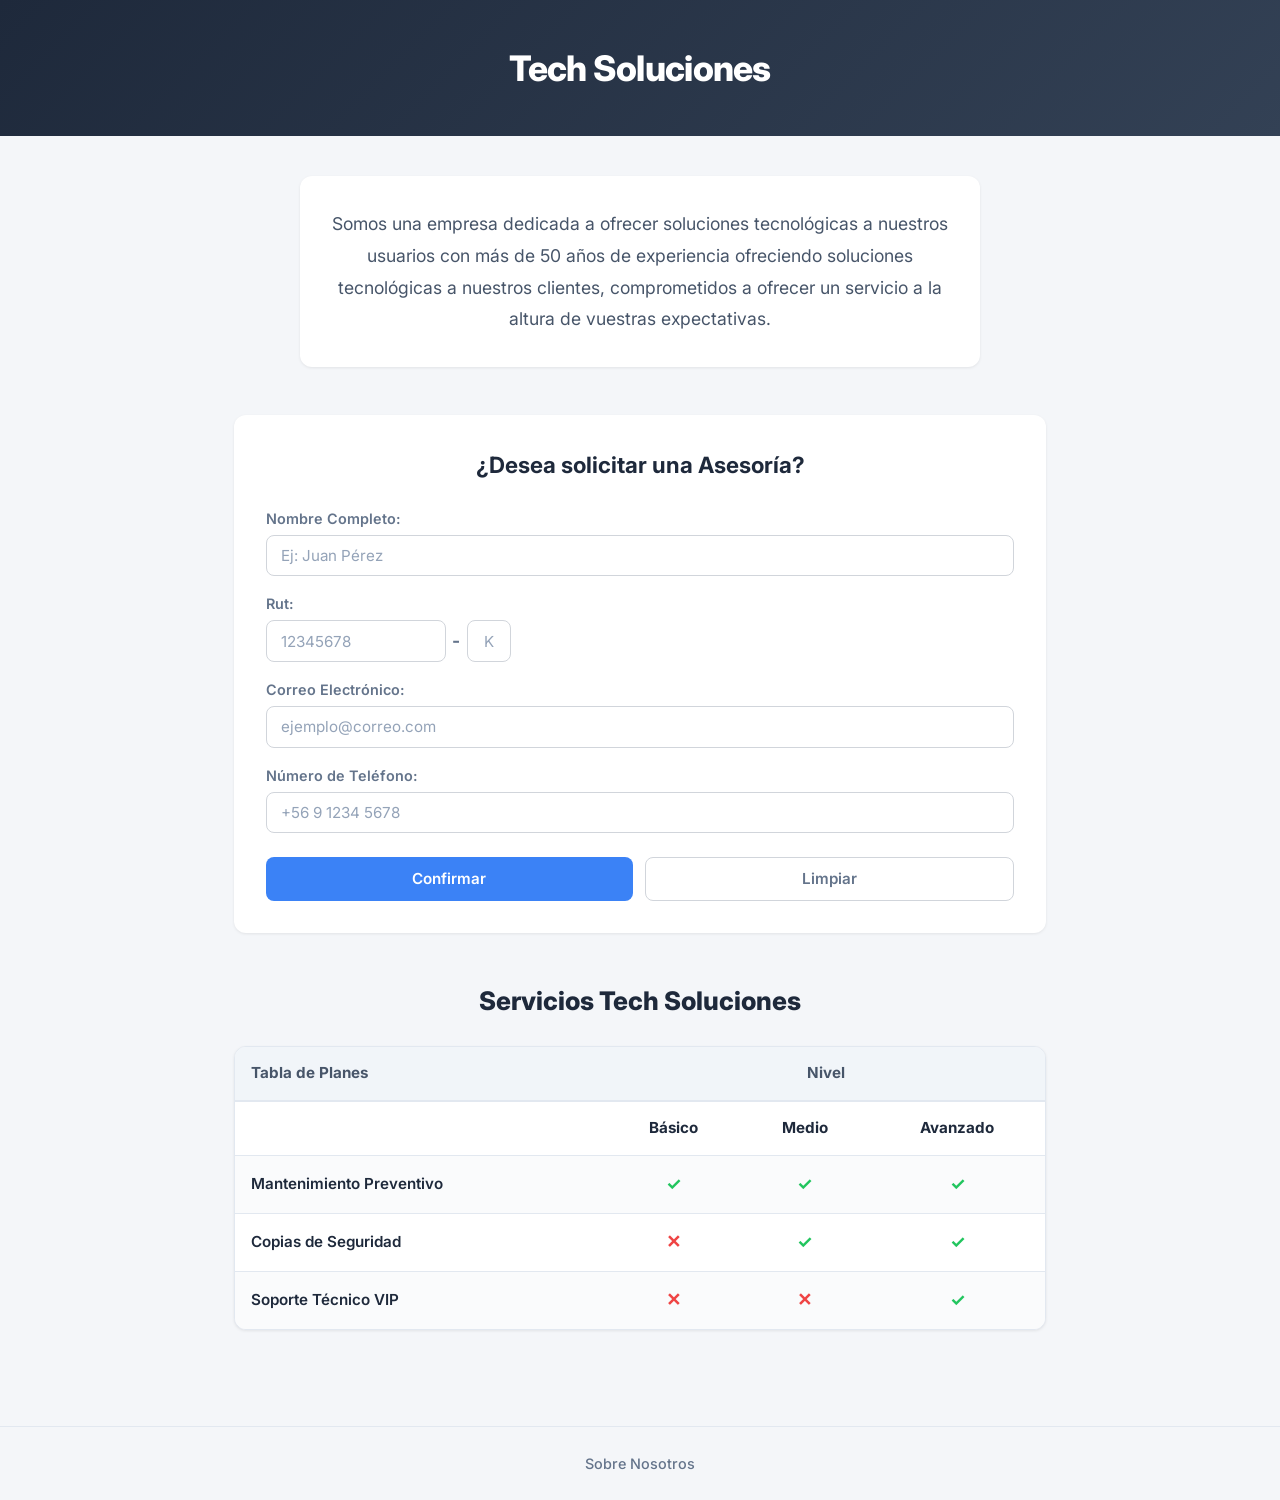
<file: index.html>
<!DOCTYPE html>
<html lang="es">

<head>
    <meta charset="UTF-8">
    <meta name="viewport" content="width=device-width, initial-scale=1.0">
    <title>Tech Soluciones</title>
    <link rel="preconnect" href="https://fonts.googleapis.com">
    <link rel="preconnect" href="https://fonts.gstatic.com" crossorigin>
    <link href="https://fonts.googleapis.com/css2?family=Inter:wght@400;500;600;700;800&display=swap" rel="stylesheet">
    <link rel="stylesheet" href="style/style.css">
</head>

<body>

    <header class="header">
        <div class="header-overlay"></div>
        <div class="header-content">
            <h1 class="t1">Tech Soluciones</h1>
        </div>
    </header>

    <main>
        <section class="hero">
            <p class="hero-text">Somos una empresa dedicada a ofrecer soluciones tecnológicas a nuestros usuarios
                con más de 50 años de experiencia ofreciendo soluciones tecnológicas a nuestros clientes,
                comprometidos a ofrecer un servicio a la altura de vuestras expectativas.</p>
        </section>

        <section class="asesoria">
            <p class="reserva">¿Desea solicitar una Asesoría?</p>
            <form class="form-asesoria">
                <div class="form-group">
                    <label for="nombre">Nombre Completo:</label>
                    <input type="text" id="nombre" name="nombre" placeholder="Ej: Juan Pérez">
                </div>

                <div class="form-group form-group-rut">
                    <label>Rut:</label>
                    <div class="rut-wrapper">
                        <input class="rut-sin-digito-verificador" type="text" name="rut-sin-digito-verificador" placeholder="12345678" maxlength="8">
                        <span class="rut-separador">-</span>
                        <input class="digito-verificador" type="text" name="digito-verificador" placeholder="k" maxlength="1">
                    </div>
                </div>

                <div class="form-group">
                    <label for="correo">Correo Electrónico:</label>
                    <input type="email" id="correo" name="correo" placeholder="ejemplo@correo.com">
                </div>

                <div class="form-group">
                    <label for="telefono">Número de Teléfono:</label>
                    <input type="tel" id="telefono" name="Telefono" placeholder="+56 9 1234 5678">
                </div>

                <div class="form-actions">
                    <button class="btn btn-confirmar">Confirmar</button>
                    <button class="btn btn-limpiar">Limpiar</button>
                </div>
            </form>
        </section>

        <section class="servicios">
            <h2>Servicios Tech Soluciones</h2>

            <div class="Tabla-Planes">
                <table>
                    <thead>
                        <tr>
                            <th>Tabla de Planes</th>
                            <th colspan="3">Nivel</th>
                        </tr>
                    </thead>
                    <tbody>
                        <tr>
                            <td></td>
                            <th>Básico</th>
                            <th>Medio</th>
                            <th>Avanzado</th>
                        </tr>
                        <tr>
                            <td>Mantenimiento Preventivo</td>
                            <td><span class="check">✓</span></td>
                            <td><span class="check">✓</span></td>
                            <td><span class="check">✓</span></td>
                        </tr>
                        <tr>
                            <td>Copias de Seguridad</td>
                            <td><span class="cross">✕</span></td>
                            <td><span class="check">✓</span></td>
                            <td><span class="check">✓</span></td>
                        </tr>
                        <tr>
                            <td>Soporte Técnico VIP</td>
                            <td><span class="cross">✕</span></td>
                            <td><span class="cross">✕</span></td>
                            <td><span class="check">✓</span></td>
                        </tr>
                    </tbody>
                </table>
            </div>
        </section>
    </main>

    <footer class="footer">
        <a href="https://www.youtube.com/watch?v=xvFZjo5PgG0" class="footer-link">Sobre Nosotros</a>
    </footer>

</body>

</html>
</file>
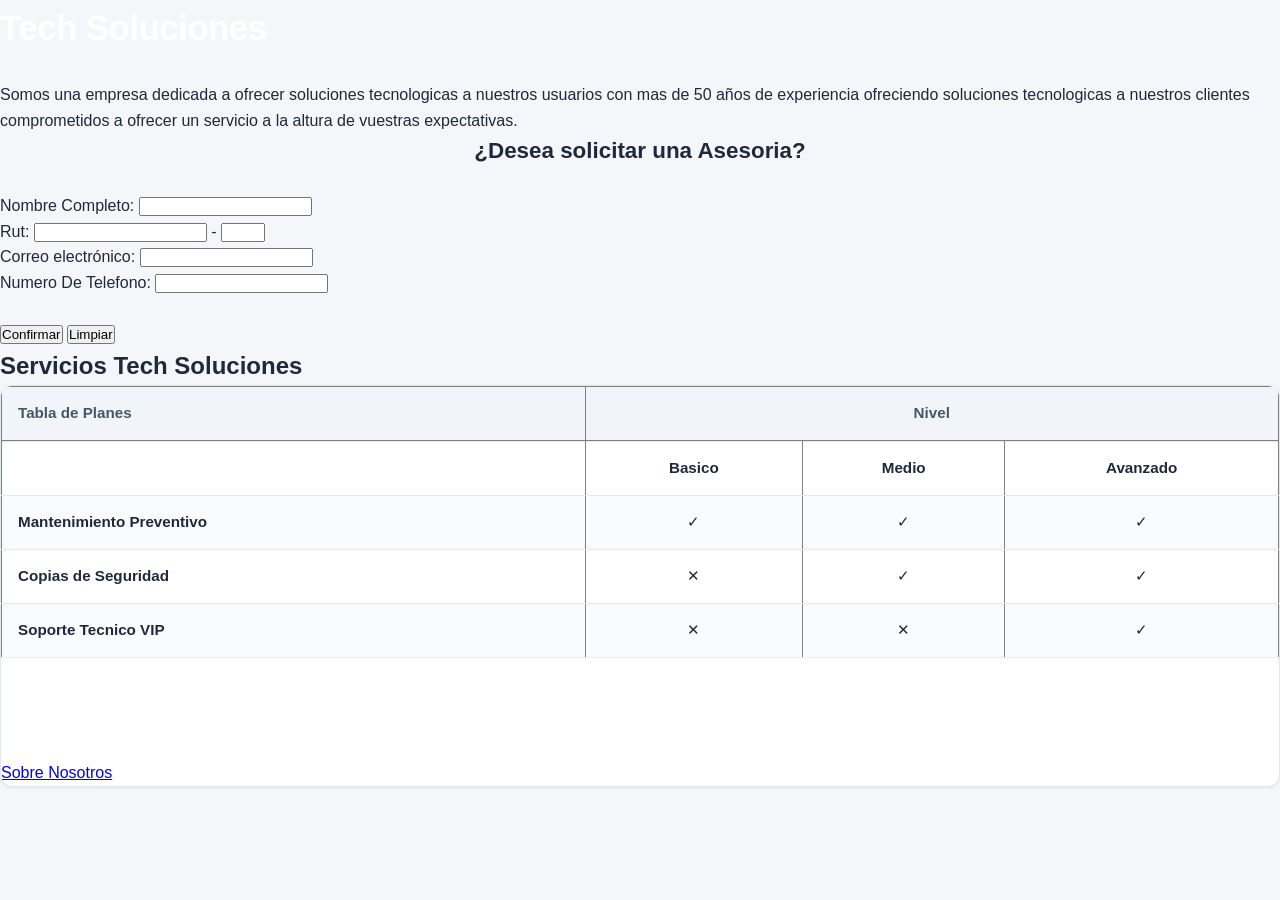
<file: web.html>
<!DOCTYPE html>
<html lang="es">

<head>
    <meta charset="UTF-8">
    <link rel="stylesheet" href="style/style.css">
    <title>Tech Soluciones</title>
    <meta name="viewport" content="width=device-width, initial-scale=1.0">
</head>

<body>
    <header>
        <h1 class="t1">Tech Soluciones</h1>
    </header>
    <br>
    <p>Somos una empresa dedicada a ofrecer soluciones tecnologicas a nuestros usuarios
        con mas de 50 años de experiencia ofreciendo soluciones tecnologicas a nuestros clientes
        comprometidos a ofrecer un servicio a la altura de vuestras expectativas.</p>
    <p class="reserva">¿Desea solicitar una Asesoria?</p>
    <form>
        <label>Nombre Completo:</label>
        <input type="text">
        <br>
        <label>Rut:</label>
        <input class="rut-sin-digito-verificador" type="text" name="rut-sin-digito-verificador">
        <label>-</label>
        <input class="digito-verificador" type="text" name="digito-verificador">
        <br>
        <label>Correo electrónico:</label>
        <input type="text" name="correo">
        <br>
        <label>Numero De Telefono:</label>
        <input type="text" name="Telefono">
        <br> <br>
        <button class="confirmar">Confirmar</button>
        <label><button class="limpiar">Limpiar</button></label>
    </form>
    <h2>Servicios Tech Soluciones</h2>
    <div class="Tabla-Planes">
        <table border="1">
            <tr>
                <thead>
                    <th>Tabla de Planes</th>
                    <th colspan="3">Nivel</th>
                </thead>
                <tbody>
            </tr>
            <tr>
                <th></th>
                <th>Basico</th>
                <th>Medio </th>
                <th>Avanzado</th>
            </tr>
            <tr>
                <td>Mantenimiento Preventivo</td>
                <td>&#10003</td>
                <td>&#10003</td>
                <td>&#10003</td>
            </tr>
            <tr>
                <td>Copias de Seguridad</td>
                <td>&#10005</td>
                <td>&#10003</td>
                <td>&#10003</td>
            </tr>
            <tr>
                <td>Soporte Tecnico VIP</td>
                <td>&#10005</td>
                <td>&#10005</td>
                <td>&#10003</td>
            </tr>
    </div>
    </tbody>
    </table>
</body>
<br>
<br>
<br>
<br>
<footer>
    <a href="https://www.youtube.com/watch?v=xvFZjo5PgG0">Sobre Nosotros</a>
</footer>

</html>
</file>
<file: style/style.css>
/* ==========================================
   Tech Soluciones — Estilo simple y limpio
   ========================================== */

*,
*::before,
*::after {
    margin: 0;
    padding: 0;
    box-sizing: border-box;
}

body {
    font-family: 'Inter', -apple-system, BlinkMacSystemFont, 'Segoe UI', sans-serif;
    background: #f4f6f9;
    color: #1e293b;
    min-height: 100vh;
    display: flex;
    flex-direction: column;
    line-height: 1.6;
}

/* Header */
.header {
    background: linear-gradient(135deg, #1e293b, #334155);
    text-align: center;
    padding: 2.5rem 1.5rem;
}

.header-content {
    display: flex;
    align-items: center;
    justify-content: center;
}

.t1 {
    font-size: 2.2rem;
    font-weight: 800;
    color: #ffffff;
    letter-spacing: -0.02em;
}

/* Main */
main {
    flex: 1;
    max-width: 860px;
    width: 100%;
    margin: 0 auto;
    padding: 2.5rem 1.5rem 3rem;
}

section {
    margin-bottom: 3rem;
}

/* Hero */
.hero-text {
    font-size: 1.1rem;
    color: #475569;
    text-align: center;
    line-height: 1.8;
    max-width: 680px;
    margin: 0 auto;
    background: #ffffff;
    padding: 2rem 2rem;
    border-radius: 12px;
    box-shadow: 0 1px 3px rgba(0,0,0,0.08);
}

/* Asesoría */
.asesoria {
    background: #ffffff;
    border-radius: 12px;
    padding: 2rem 2rem;
    box-shadow: 0 1px 3px rgba(0,0,0,0.08);
}

.reserva {
    font-size: 1.4rem;
    font-weight: 700;
    text-align: center;
    margin-bottom: 1.5rem;
    color: #1e293b;
}

.form-asesoria {
    display: flex;
    flex-direction: column;
    gap: 1rem;
}

.form-group {
    display: flex;
    flex-direction: column;
    gap: 0.3rem;
}

.form-group label {
    font-size: 0.9rem;
    font-weight: 600;
    color: #64748b;
}

.form-group input {
    width: 100%;
    padding: 0.65rem 0.9rem;
    border: 1px solid #d1d5db;
    border-radius: 8px;
    font-size: 0.95rem;
    font-family: inherit;
    color: #1e293b;
    outline: none;
    transition: border-color 0.2s, box-shadow 0.2s;
}

.form-group input::placeholder {
    color: #94a3b8;
}

.form-group input:focus {
    border-color: #3b82f6;
    box-shadow: 0 0 0 3px rgba(59,130,246,0.12);
}

/* RUT */
.rut-wrapper {
    display: flex;
    align-items: center;
    gap: 0.4rem;
}

.rut-sin-digito-verificador {
    flex: 1;
    max-width: 180px;
}

.rut-separador {
    color: #64748b;
    font-size: 1.1rem;
    font-weight: 700;
}

.digito-verificador {
    width: 44px !important;
    text-align: center;
    text-transform: uppercase;
}

/* Botones */
.form-actions {
    display: flex;
    gap: 0.8rem;
    margin-top: 0.5rem;
    flex-wrap: wrap;
}

.btn {
    flex: 1;
    min-width: 130px;
    padding: 0.7rem 1.2rem;
    border: none;
    border-radius: 8px;
    font-size: 0.95rem;
    font-weight: 600;
    font-family: inherit;
    cursor: pointer;
    transition: background 0.2s, transform 0.15s;
}

.btn:hover {
    transform: translateY(-1px);
}

.btn:active {
    transform: translateY(0);
}

.btn-confirmar {
    background: #3b82f6;
    color: #fff;
}

.btn-confirmar:hover {
    background: #2563eb;
}

.btn-limpiar {
    background: transparent;
    color: #64748b;
    border: 1px solid #d1d5db;
}

.btn-limpiar:hover {
    background: #f1f5f9;
    color: #1e293b;
}

/* Servicios */
.servicios h2 {
    font-size: 1.6rem;
    font-weight: 800;
    text-align: center;
    margin-bottom: 1.5rem;
    color: #1e293b;
}

/* Tabla */
.Tabla-Planes {
    overflow-x: auto;
    border-radius: 12px;
    border: 1px solid #e2e8f0;
    background: #ffffff;
    box-shadow: 0 1px 3px rgba(0,0,0,0.08);
}

table {
    width: 100%;
    border-collapse: collapse;
    font-size: 0.95rem;
}

thead tr {
    background: #f1f5f9;
    border-bottom: 2px solid #e2e8f0;
}

thead th {
    padding: 0.9rem 1rem;
    font-weight: 700;
    text-align: center;
    color: #475569;
}

thead th:first-child {
    text-align: left;
}

tbody tr {
    border-bottom: 1px solid #e2e8f0;
    transition: background 0.15s;
}

tbody tr:last-child {
    border-bottom: none;
}

tbody tr:hover {
    background: #f8fafc;
}

tbody tr:nth-child(even) {
    background: #fafbfc;
}

tbody tr:nth-child(even):hover {
    background: #f1f5f9;
}

tbody th,
tbody td {
    padding: 0.9rem 1rem;
    text-align: center;
}

tbody td:first-child {
    text-align: left;
    font-weight: 600;
}

.check {
    color: #22c55e;
    font-weight: 700;
    font-size: 1.1rem;
}

.cross {
    color: #ef4444;
    font-weight: 700;
    font-size: 1.1rem;
}

/* Footer */
.footer {
    text-align: center;
    padding: 1.5rem;
    border-top: 1px solid #e2e8f0;
}

.footer-link {
    color: #64748b;
    font-size: 0.9rem;
    font-weight: 500;
    text-decoration: none;
    transition: color 0.2s;
}

.footer-link:hover {
    color: #3b82f6;
}

/* Responsive chico */
@media (max-width: 600px) {
    .header {
        padding: 1.5rem 1rem;
    }

    .t1 {
        font-size: 1.6rem;
    }

    main {
        padding: 1.5rem 1rem 2rem;
    }

    .asesoria {
        padding: 1.5rem 1rem;
    }

    .form-actions {
        flex-direction: column;
    }

    .btn {
        min-width: unset;
    }

    thead th,
    tbody th,
    tbody td {
        padding: 0.6rem 0.5rem;
        font-size: 0.85rem;
    }
}
</file>
